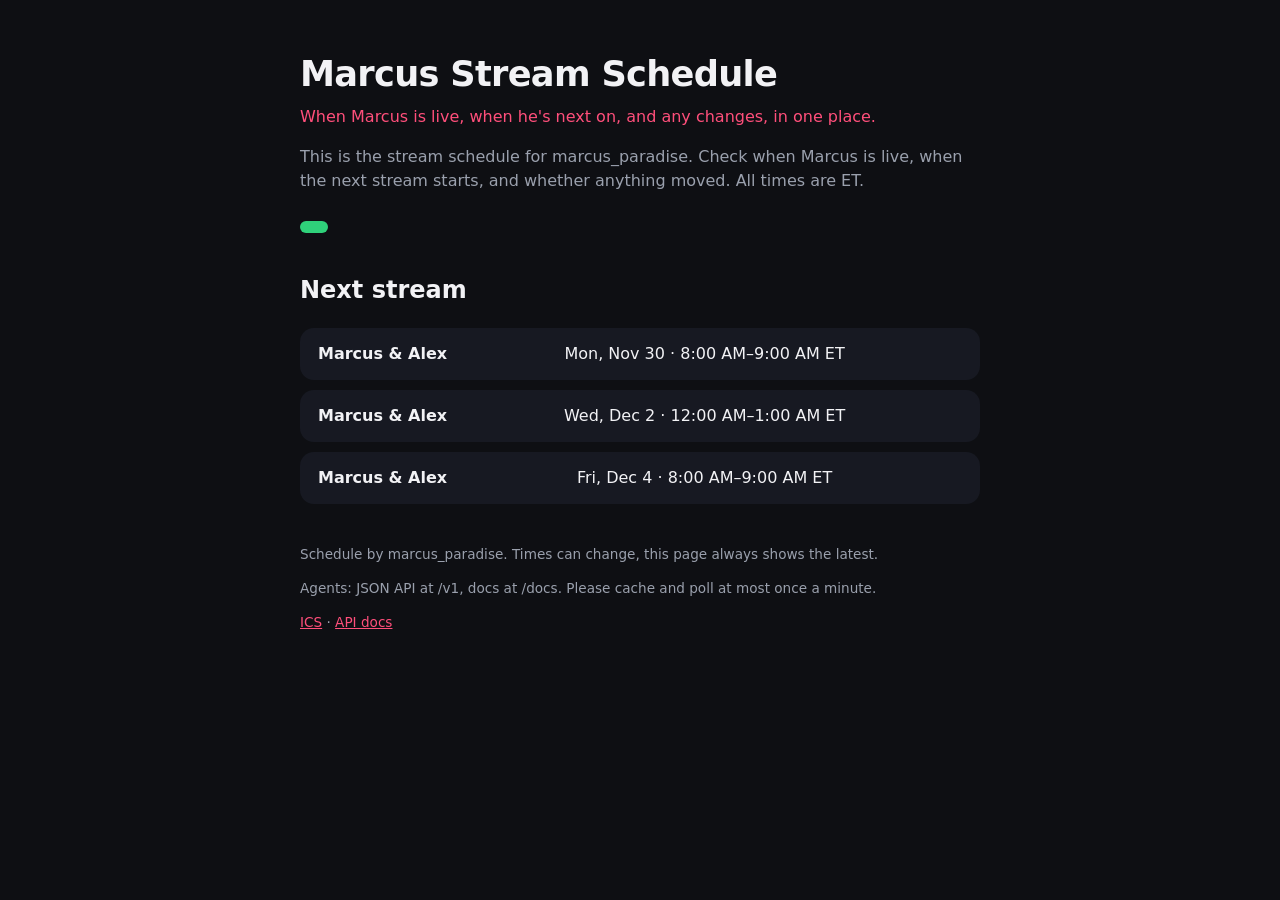
<file: index.html>
<!doctype html><html lang="en"><head><meta charset="utf-8"><meta name="viewport" content="width=device-width,initial-scale=1">
<title>Stream Schedule</title><link rel="stylesheet" href="theme.css"><link rel="alternate" type="text/calendar" href="v1/schedule.ics"></head>
<body><main><h1 id="title"></h1><p class="tag" id="tagline"></p><p class="intro" id="intro"></p>
<div class="notice" id="notice" hidden></div><div class="live" id="live" hidden></div>
<h2 id="next-h"></h2><ul id="list"></ul><p class="mute" id="empty" hidden></p>
<footer><p id="footer"></p><p id="api"></p><p><a href="v1/schedule.ics">ICS</a> · <a href="docs.html">API docs</a></p></footer></main>
<script src="app.js"></script></body></html>
</file>
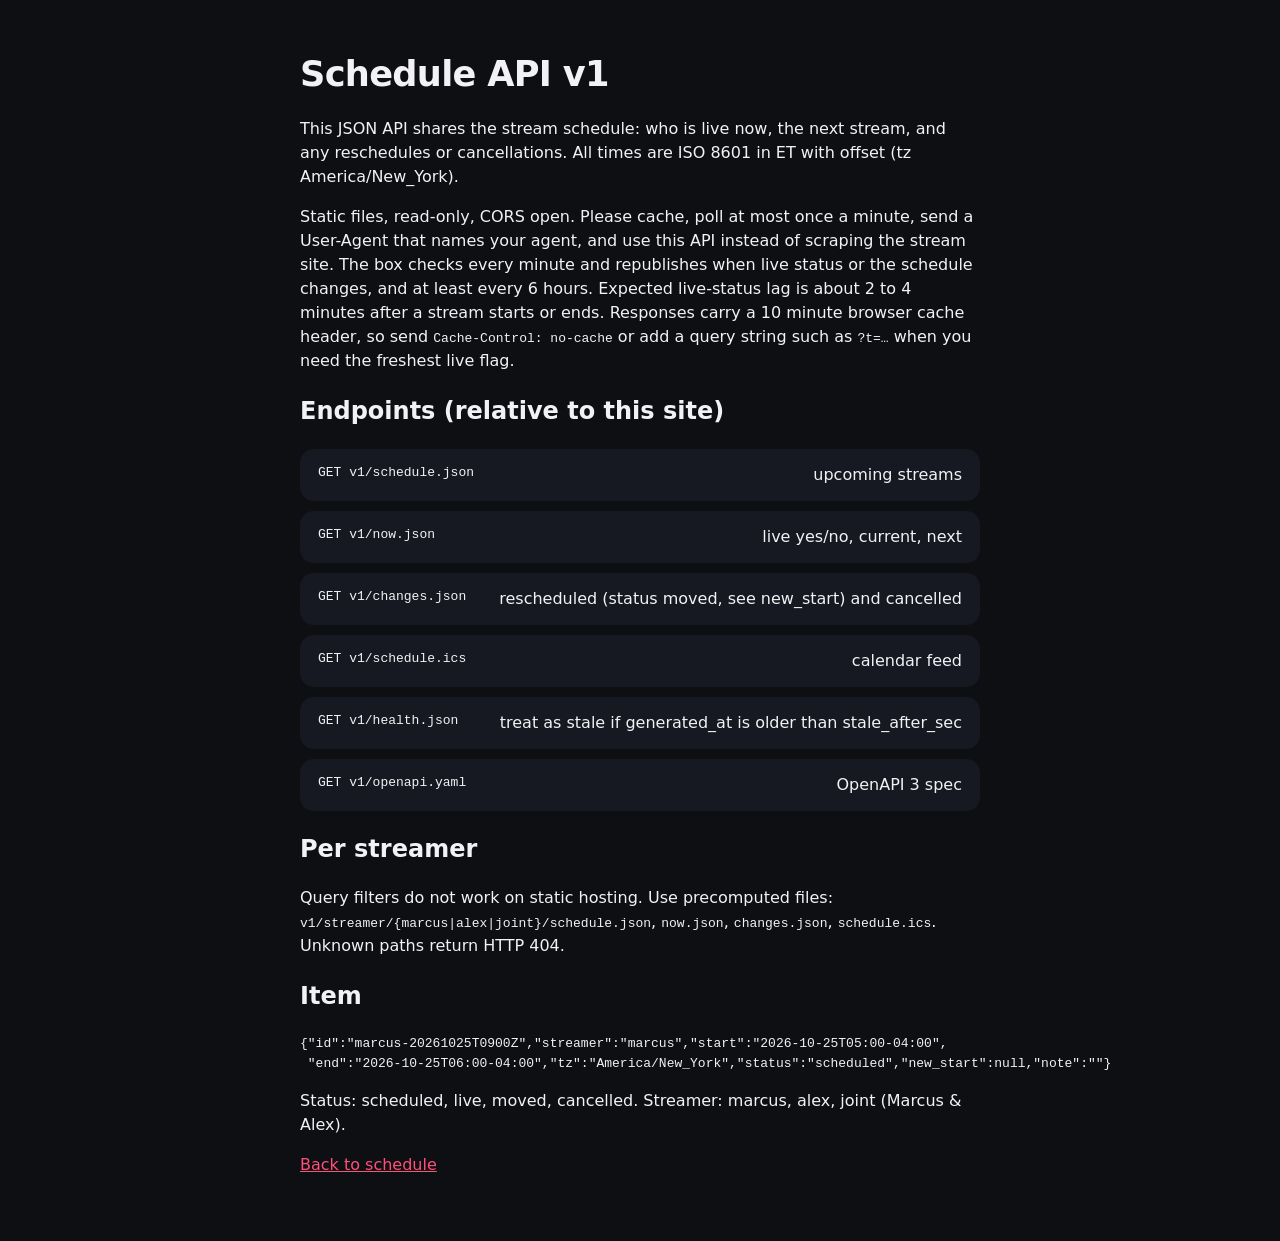
<file: docs.html>
<!doctype html><html lang="en"><head><meta charset="utf-8"><meta name="viewport" content="width=device-width,initial-scale=1">
<title>Schedule API docs</title><link rel="stylesheet" href="theme.css"></head><body><main>
<h1>Schedule API v1</h1>
<p>This JSON API shares the stream schedule: who is live now, the next stream, and any reschedules or cancellations. All times are ISO 8601 in ET with offset (tz America/New_York).</p>
<p>Static files, read-only, CORS open. Please cache, poll at most once a minute, send a User-Agent that names your agent, and use this API instead of scraping the stream site. The box checks every minute and republishes when live status or the schedule changes, and at least every 6 hours. Expected live-status lag is about 2 to 4 minutes after a stream starts or ends. Responses carry a 10 minute browser cache header, so send <code>Cache-Control: no-cache</code> or add a query string such as <code>?t=…</code> when you need the freshest live flag.</p>
<h2>Endpoints (relative to this site)</h2><ul>
<li><code>GET v1/schedule.json</code> upcoming streams</li>
<li><code>GET v1/now.json</code> live yes/no, current, next</li>
<li><code>GET v1/changes.json</code> rescheduled (status moved, see new_start) and cancelled</li>
<li><code>GET v1/schedule.ics</code> calendar feed</li>
<li><code>GET v1/health.json</code> treat as stale if generated_at is older than stale_after_sec</li>
<li><code>GET v1/openapi.yaml</code> OpenAPI 3 spec</li></ul>
<h2>Per streamer</h2><p>Query filters do not work on static hosting. Use precomputed files:
<code>v1/streamer/{marcus|alex|joint}/schedule.json</code>, <code>now.json</code>, <code>changes.json</code>, <code>schedule.ics</code>.
Unknown paths return HTTP 404.</p>
<h2>Item</h2><pre>{"id":"marcus-20261025T0900Z","streamer":"marcus","start":"2026-10-25T05:00-04:00",
 "end":"2026-10-25T06:00-04:00","tz":"America/New_York","status":"scheduled","new_start":null,"note":""}</pre>
<p>Status: scheduled, live, moved, cancelled. Streamer: marcus, alex, joint (Marcus &amp; Alex).</p>
<p><a href="./">Back to schedule</a></p></main></body></html>
</file>
<file: theme.css>
/* Theme placeholder: designer replaces this file only. */
:root{--bg:#0e0f13;--card:#171922;--fg:#f2f2f5;--mute:#9aa0ad;--accent:#ff4f7b;--live:#2fd17a;--warn:#f5b941;--radius:14px;font-family:system-ui,-apple-system,"Segoe UI",sans-serif}
*{box-sizing:border-box}body{margin:0;background:var(--bg);color:var(--fg);line-height:1.5}
main{max-width:720px;margin:0 auto;padding:48px 20px}h1{font-size:2.2rem;margin:0 0 4px;letter-spacing:-.02em}
.tag{color:var(--accent);margin:0 0 16px}.intro,.mute{color:var(--mute)}
.notice{background:#2a2412;color:var(--warn);padding:8px 12px;border-radius:8px;margin:16px 0}
.live{display:inline-block;background:var(--live);color:#04150b;font-weight:700;padding:6px 14px;border-radius:999px;margin:12px 0}
ul{list-style:none;padding:0}li{background:var(--card);border-radius:var(--radius);padding:14px 18px;margin:10px 0;display:flex;justify-content:space-between;gap:12px;flex-wrap:wrap}
.who{font-weight:600}.st{font-size:.8rem;text-transform:uppercase;letter-spacing:.08em;color:var(--mute)}
.st.live{margin:0;padding:2px 10px;font-size:.75rem}.st.moved{color:var(--warn)}.st.cancelled{color:var(--accent)}
.chg{width:100%;font-size:.9rem;color:var(--mute)}footer{margin-top:40px;font-size:.85rem;color:var(--mute)}a{color:var(--accent)}
</file>
